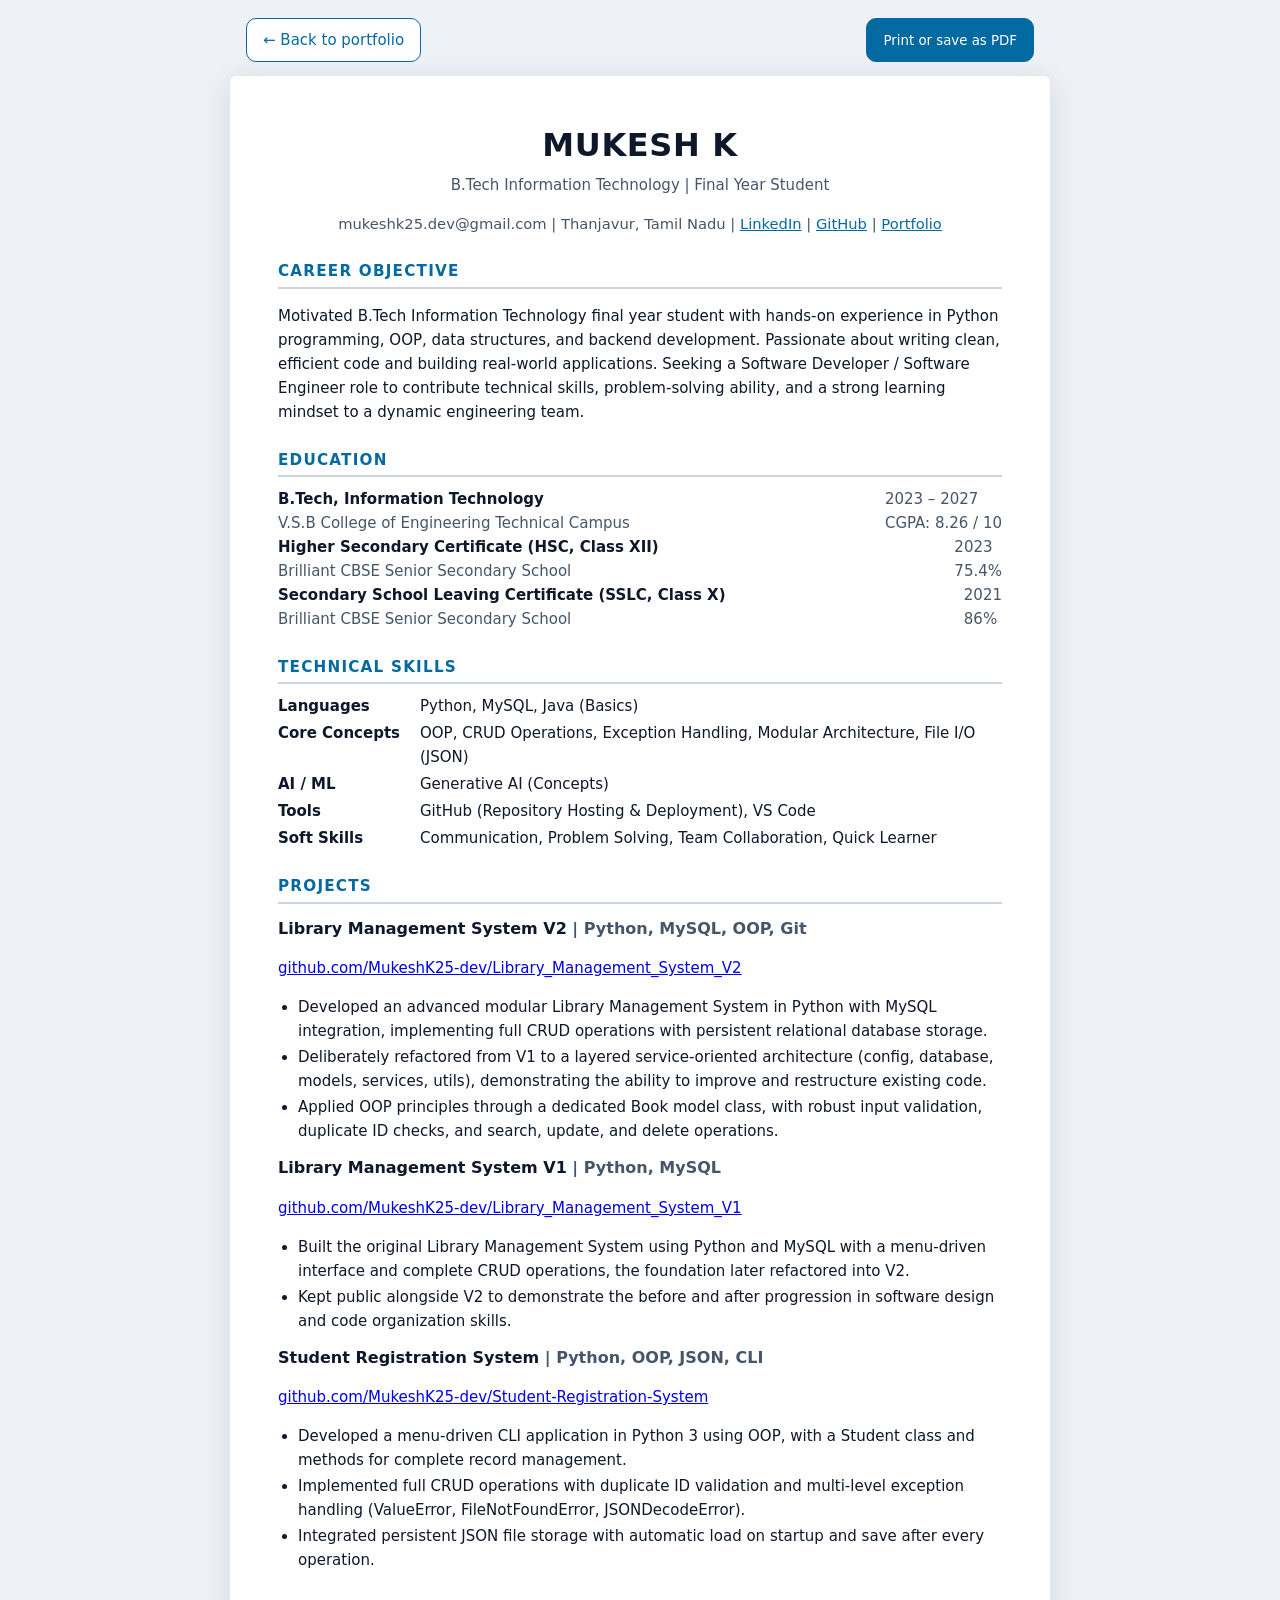
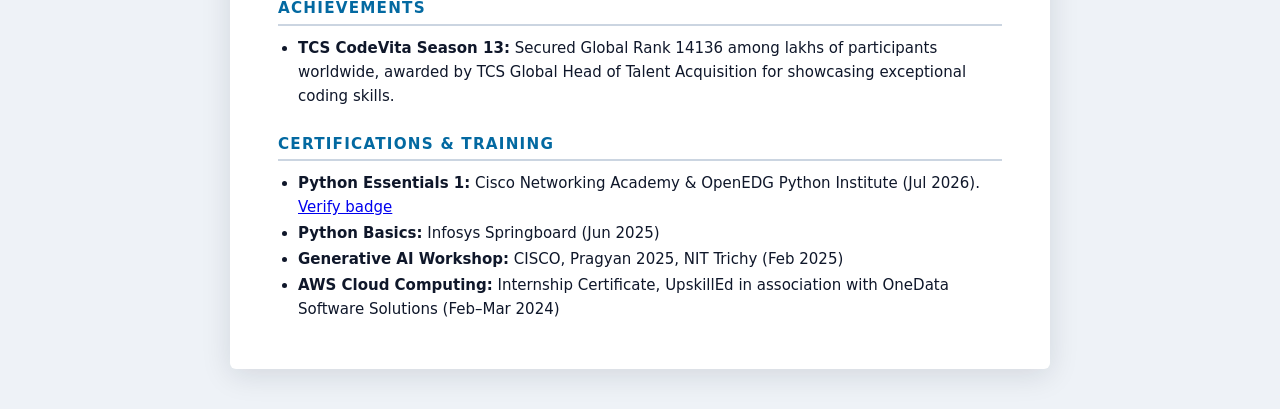
<file: resume.html>
<!DOCTYPE html>
<html lang="en">
<head>
<meta charset="UTF-8">
<meta name="viewport" content="width=device-width, initial-scale=1.0">
<title>Mukesh K | Resume</title>
<meta name="robots" content="index,follow">
<style>
:root{--ink:#0f172a;--mute:#475569;--line:#cbd5e1;--acc:#0369a1;--bg:#eef2f7;--paper:#fff}
*{box-sizing:border-box}
body{margin:0;background:var(--bg);color:var(--ink);font:15px/1.6 'Segoe UI',system-ui,Arial,sans-serif}
.bar{max-width:820px;margin:18px auto 0;padding:0 16px;display:flex;justify-content:space-between;gap:10px;flex-wrap:wrap}
.bar a,.bar button{font:600 14px inherit;font-family:inherit;color:var(--acc);background:var(--paper);border:1.5px solid var(--acc);border-radius:10px;padding:9px 16px;text-decoration:none;cursor:pointer}
.bar button{background:var(--acc);color:#fff}
.page{max-width:820px;margin:14px auto 40px;background:var(--paper);padding:44px 48px;border-radius:6px;box-shadow:0 6px 30px rgba(15,23,42,.12)}
h1{margin:0;font-size:2rem;letter-spacing:.02em;text-align:center}
.sub{text-align:center;color:var(--mute);margin:2px 0 6px}
.contact{text-align:center;font-size:.92rem;color:var(--mute);margin-bottom:10px}
.contact a{color:var(--acc)}
h2{font-size:.95rem;letter-spacing:.08em;text-transform:uppercase;color:var(--acc);border-bottom:2px solid var(--line);padding-bottom:3px;margin:24px 0 10px}
h3{margin:12px 0 0;font-size:1rem}
.row{display:flex;justify-content:space-between;gap:12px}
.row span:last-child{color:var(--mute);white-space:nowrap}
ul{margin:4px 0 4px 20px;padding:0}
li{margin:2px 0}
.mute{color:var(--mute)}
.skills{display:grid;grid-template-columns:130px 1fr;gap:3px 12px}
.skills b{color:var(--ink)}
@media(max-width:640px){.page{padding:26px 20px}.skills{grid-template-columns:1fr}.row{flex-direction:column;gap:0}}
@media print{body{background:#fff}.bar{display:none}.page{box-shadow:none;margin:0;padding:0;max-width:none}h2{break-after:avoid}}
</style>
</head>
<body>
<div class="bar"><a href="index.html">← Back to portfolio</a><button type="button" onclick="window.print()">Print or save as PDF</button></div>
<main class="page">
<h1>MUKESH K</h1>
<p class="sub">B.Tech Information Technology | Final Year Student</p>
<p class="contact">mukeshk25.dev@gmail.com | Thanjavur, Tamil Nadu | <a href="https://www.linkedin.com/in/mukesh-kalyanasundaram-1480863b1/">LinkedIn</a> | <a href="https://github.com/MukeshK25-dev">GitHub</a> | <a href="https://mukeshk25-dev.github.io/Mukesh-Portfolio/">Portfolio</a></p>

<h2>Career Objective</h2>
<p>Motivated B.Tech Information Technology final year student with hands-on experience in Python programming, OOP, data structures, and backend development. Passionate about writing clean, efficient code and building real-world applications. Seeking a Software Developer / Software Engineer role to contribute technical skills, problem-solving ability, and a strong learning mindset to a dynamic engineering team.</p>

<h2>Education</h2>
<div class="row"><span><b>B.Tech, Information Technology</b><br><span class="mute">V.S.B College of Engineering Technical Campus</span></span><span>2023 – 2027<br>CGPA: 8.26 / 10</span></div>
<div class="row"><span><b>Higher Secondary Certificate (HSC, Class XII)</b><br><span class="mute">Brilliant CBSE Senior Secondary School</span></span><span>2023<br>75.4%</span></div>
<div class="row"><span><b>Secondary School Leaving Certificate (SSLC, Class X)</b><br><span class="mute">Brilliant CBSE Senior Secondary School</span></span><span>2021<br>86%</span></div>

<h2>Technical Skills</h2>
<div class="skills">
<b>Languages</b><span>Python, MySQL, Java (Basics)</span>
<b>Core Concepts</b><span>OOP, CRUD Operations, Exception Handling, Modular Architecture, File I/O (JSON)</span>
<b>AI / ML</b><span>Generative AI (Concepts)</span>
<b>Tools</b><span>GitHub (Repository Hosting &amp; Deployment), VS Code</span>
<b>Soft Skills</b><span>Communication, Problem Solving, Team Collaboration, Quick Learner</span>
</div>

<h2>Projects</h2>
<h3>Library Management System V2 <span class="mute">| Python, MySQL, OOP, Git</span></h3>
<p class="mute"><a href="https://github.com/MukeshK25-dev/Library_Management_System_V2">github.com/MukeshK25-dev/Library_Management_System_V2</a></p>
<ul>
<li>Developed an advanced modular Library Management System in Python with MySQL integration, implementing full CRUD operations with persistent relational database storage.</li>
<li>Deliberately refactored from V1 to a layered service-oriented architecture (config, database, models, services, utils), demonstrating the ability to improve and restructure existing code.</li>
<li>Applied OOP principles through a dedicated Book model class, with robust input validation, duplicate ID checks, and search, update, and delete operations.</li>
</ul>
<h3>Library Management System V1 <span class="mute">| Python, MySQL</span></h3>
<p class="mute"><a href="https://github.com/MukeshK25-dev/Library_Management_System_V1">github.com/MukeshK25-dev/Library_Management_System_V1</a></p>
<ul>
<li>Built the original Library Management System using Python and MySQL with a menu-driven interface and complete CRUD operations, the foundation later refactored into V2.</li>
<li>Kept public alongside V2 to demonstrate the before and after progression in software design and code organization skills.</li>
</ul>
<h3>Student Registration System <span class="mute">| Python, OOP, JSON, CLI</span></h3>
<p class="mute"><a href="https://github.com/MukeshK25-dev/Student-Registration-System">github.com/MukeshK25-dev/Student-Registration-System</a></p>
<ul>
<li>Developed a menu-driven CLI application in Python 3 using OOP, with a Student class and methods for complete record management.</li>
<li>Implemented full CRUD operations with duplicate ID validation and multi-level exception handling (ValueError, FileNotFoundError, JSONDecodeError).</li>
<li>Integrated persistent JSON file storage with automatic load on startup and save after every operation.</li>
</ul>

<h2>Achievements</h2>
<ul><li><b>TCS CodeVita Season 13:</b> Secured Global Rank 14136 among lakhs of participants worldwide, awarded by TCS Global Head of Talent Acquisition for showcasing exceptional coding skills.</li></ul>

<h2>Certifications &amp; Training</h2>
<ul>
<li><b>Python Essentials 1:</b> Cisco Networking Academy &amp; OpenEDG Python Institute (Jul 2026). <a href="https://www.credly.com/badges/bb4ad8a6-5572-4e30-ad62-f5d9f9e39602/public_url">Verify badge</a></li>
<li><b>Python Basics:</b> Infosys Springboard (Jun 2025)</li>
<li><b>Generative AI Workshop:</b> CISCO, Pragyan 2025, NIT Trichy (Feb 2025)</li>
<li><b>AWS Cloud Computing:</b> Internship Certificate, UpskillEd in association with OneData Software Solutions (Feb–Mar 2024)</li>
</ul>
</main>
</body>
</html>
</file>
